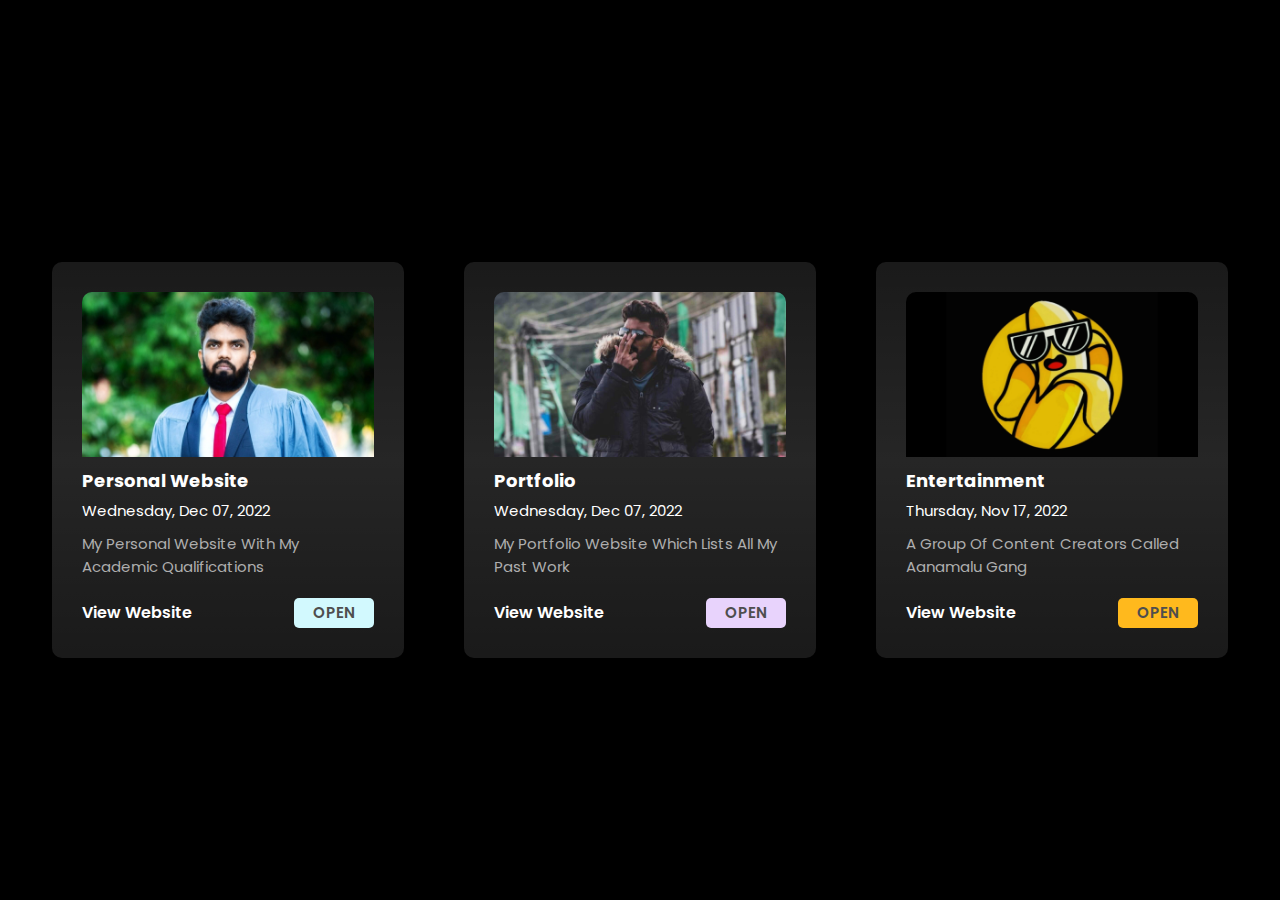
<file: public/index.html>
<!DOCTYPE html>
<html lang="en">
  <head>
    <meta charset="UTF-8" />
    <meta http-equiv="X-UA-Compatible" content="IE=edge" />
    <meta name="viewport" content="width=device-width, initial-scale=1.0" />
    <meta property="og:site_name" content="Kushen De Silva | Link Tree" />
    <meta property="og:type" content="website" />
    <meta property="og:updated_time" content="2022-12-07T10:00:00-06:00" />
    <meta
      property="og:image"
      itemprop="image"
      content="https://i.imgur.com/kyyNCHL.jpg"
    />
    <meta property="og:title" content="Kushen De Silva | Link Tree" />
    <meta
      property="og:description"
      content="Hey, I'm Kushen De Silva and I'm a Front-End Developer. For my coding, I primarily use React Native, HTML, CSS and JavaScript. I design with Figma, Canva, and a few other tools. And I use Firebase & NodeJS for backend development. I intend to learn and master more technologies in the future."
    />
    <meta property="og:url" content="http://itskushen.web.app" />
    <meta name="twitter:url" content="http://itskushen.web.app" />
    <meta property="twitter:card" content="summary" />
    <meta name="twitter:title" content="Kushen De Silva | Link Tree" />
    <meta
      name="twitter:description"
      content="Hey, I'm Kushen De Silva and I'm a Front-End Developer. For my coding, I primarily use React Native, HTML, CSS and JavaScript. I design with Figma, Canva, and a few other tools. And I use Firebase & NodeJS for backend development. I intend to learn and master more technologies in the future."
    />
    <meta name="twitter:image" content="https://i.imgur.com/kyyNCHL.jpg" />
    <meta name="author" content="Kushen De Silva, kushendesilva@gmail.com" />
    <meta name="copyright" content="Kushen De Silva" />
    <title>Kushen De Silva | Link Tree</title>
    <link rel="icon" type="image/png" href="img/favicon.png" />
    <link rel="stylesheet" href="style.css" />
  </head>

  <body>
    <div class="container">
      <div class="cards grid-row">
        <div class="card">
          <div class="card-top">
            <img src="img/img1.jpg" alt="Blog Name" />
          </div>
          <div class="card-info">
            <h2>Personal Website</h2>
            <span class="date">Wednesday, Dec 07, 2022</span>
            <p class="excerpt">
              My Personal Website With My Academic Qualifications
            </p>
          </div>
          <div class="card-bottom flex-row">
            <a href="https://kushen.tech" class="read-more">View Website</a>
            <a href="https://kushen.tech" class="button btn-sky">Open</a>
          </div>
        </div>
        <div class="card">
          <div class="card-top">
            <img src="img/img2.jpg" alt="Blog Name" />
          </div>
          <div class="card-info">
            <h2>Portfolio</h2>
            <span class="date">Wednesday, Dec 07, 2022</span>
            <p class="excerpt">
              My Portfolio Website Which Lists All My Past Work
            </p>
          </div>
          <div class="card-bottom flex-row">
            <a href="https://kushen.me" class="read-more">View Website</a>
            <a href="https://kushen.me" class="button btn-dpink">Open</a>
          </div>
        </div>
        <div class="card">
          <div class="card-top">
            <img src="img/img3.jpg" alt="Blog Name" />
          </div>
          <div class="card-info">
            <h2>Entertainment</h2>
            <span class="date">Thursday, Nov 17, 2022</span>
            <p class="excerpt">
              A Group Of Content Creators Called Aanamalu Gang
            </p>
          </div>
          <div class="card-bottom flex-row">
            <a href="https://aanamalu.live" class="read-more">View Website</a>
            <a href="https://aanamalu.live" class="button btn-yellow">Open</a>
          </div>
        </div>
      </div>
    </div>
  </body>
</html>
</file>
<file: public/style.css>
@import url("https://fonts.googleapis.com/css2?family=Poppins:wght@300&display=swap");
* {
  padding: 0;
  margin: 0;
  font-family: "Poppins", sans-serif;
}
body {
  display: flex;
  align-items: center;
  justify-content: center;
  height: 100vh;
  width: 100vw;
  overflow-x: hidden;
  background: #000000;
  color: white;
}
.grid-row {
  display: grid;
  grid-template-columns: repeat(auto-fit, minmax(250px, 1fr));
  grid-gap: 20px;
  margin: 20px 0;
}
.card-top img {
  display: block;
  width: 100%;
}
.container {
  width: 95%;
  margin: auto;
}
.card {
  background: linear-gradient(
    rgba(255, 255, 255, 0.1),
    rgba(255, 255, 255, 0.15),
    rgba(255, 255, 255, 0.1)
  );
  padding: 30px;
  margin: 20px 20px 0px 20px;
  border-radius: 10px;
}
.card-top {
  border-top-left-radius: 10px;
  border-top-right-radius: 10px;
  overflow: hidden;
}
.card-info h2 {
  font-size: 18px;
  margin: 10px 0 5px 0;
}
.date {
  margin-bottom: 10px;
}
span,
p {
  font-size: 15px;
  display: block;
}
.excerpt {
  color: #aeaeae;
}
.flex-row {
  display: flex;
  align-items: center;
  justify-content: space-between;
}
.card-bottom {
  margin-top: 20px;
}
.button {
  text-decoration: unset;
  font-weight: 600;
  text-transform: uppercase;
  color: #4e4e4e;
  width: 80px;
  text-align: center;
  font-size: 15px;
  line-height: 30px;
  border-radius: 5px;
  background: #f2f4f6;
}
.read-more {
  text-decoration: unset;
  color: rgb(255, 255, 255);
  font-weight: 600;
}
.btn-yellow {
  background: #ffb91d;
}
.btn-sky {
  background: #d2f9fe;
}
.btn-dpink {
  background: #e8d3fc;
}
</file>
